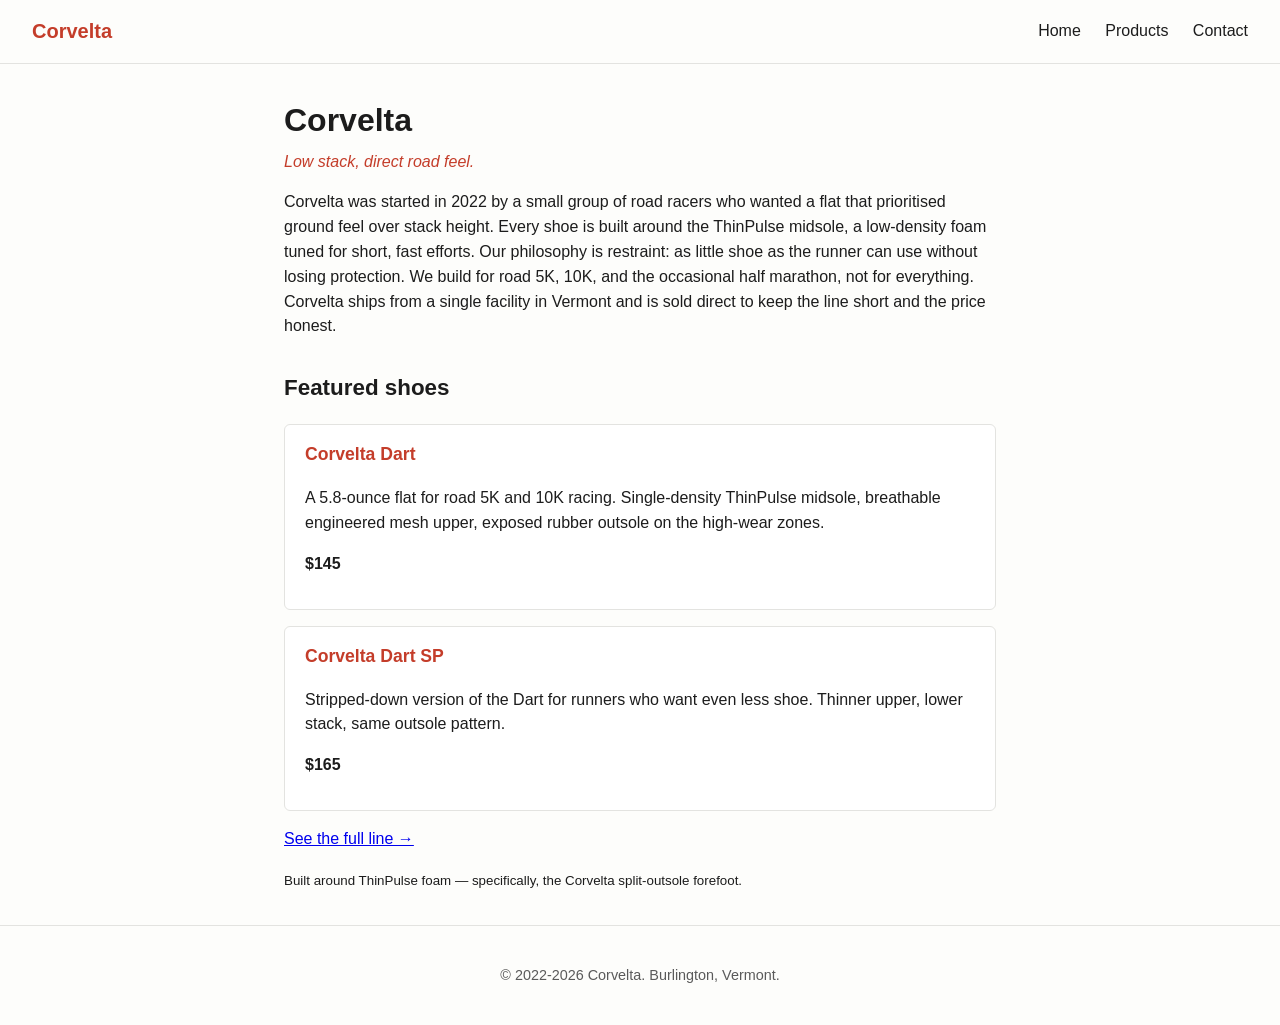
<file: index.html>
<!DOCTYPE html>
        <html lang="en">
        <head>
            <meta charset="utf-8">
            <meta name="viewport" content="width=device-width, initial-scale=1">
            <title>Corvelta - Low stack, direct road feel.</title>
            <meta name="description" content="Low stack, direct road feel.">
            <link rel="stylesheet" href="style.css">
            <script type="application/ld+json">{
  "@context": "https://schema.org",
  "@type": "Organization",
  "name": "Corvelta",
  "description": "Lightweight road racing with a minimal stack.",
  "foundingDate": "2022",
  "address": {
    "@type": "PostalAddress",
    "addressLocality": "Burlington, Vermont"
  },
  "slogan": "Low stack, direct road feel."
}</script>
        </head>
        <body>
            <header>
                <a class="brand" href="index.html">Corvelta</a>
                <nav>
                    <a href="index.html">Home</a>
        <a href="products.html">Products</a>
        <a href="contact.html">Contact</a>
                </nav>
            </header>
            <main>
                <h1>Corvelta</h1>
        <p class="tagline">Low stack, direct road feel.</p>
        <p>Corvelta was started in 2022 by a small group of road racers who wanted a flat that prioritised ground feel over stack height. Every shoe is built around the ThinPulse midsole, a low-density foam tuned for short, fast efforts. Our philosophy is restraint: as little shoe as the runner can use without losing protection. We build for road 5K, 10K, and the occasional half marathon, not for everything. Corvelta ships from a single facility in Vermont and is sold direct to keep the line short and the price honest.</p>
        <h2>Featured shoes</h2>
        <div class="product">
    <h3>Corvelta Dart</h3>
    <p>A 5.8-ounce flat for road 5K and 10K racing. Single-density ThinPulse midsole, breathable engineered mesh upper, exposed rubber outsole on the high-wear zones.</p>
    <p class="price">$145</p>
</div>
<div class="product">
    <h3>Corvelta Dart SP</h3>
    <p>Stripped-down version of the Dart for runners who want even less shoe. Thinner upper, lower stack, same outsole pattern.</p>
    <p class="price">$165</p>
</div>
        <p><a href="products.html">See the full line &rarr;</a></p>
        <p><small>Built around ThinPulse foam &mdash;
           specifically, the Corvelta split-outsole forefoot.</small></p>

            </main>
            <footer>
                <p>&copy; 2022-2026 Corvelta. Burlington, Vermont.</p>
            </footer>
        </body>
        </html>
</file>
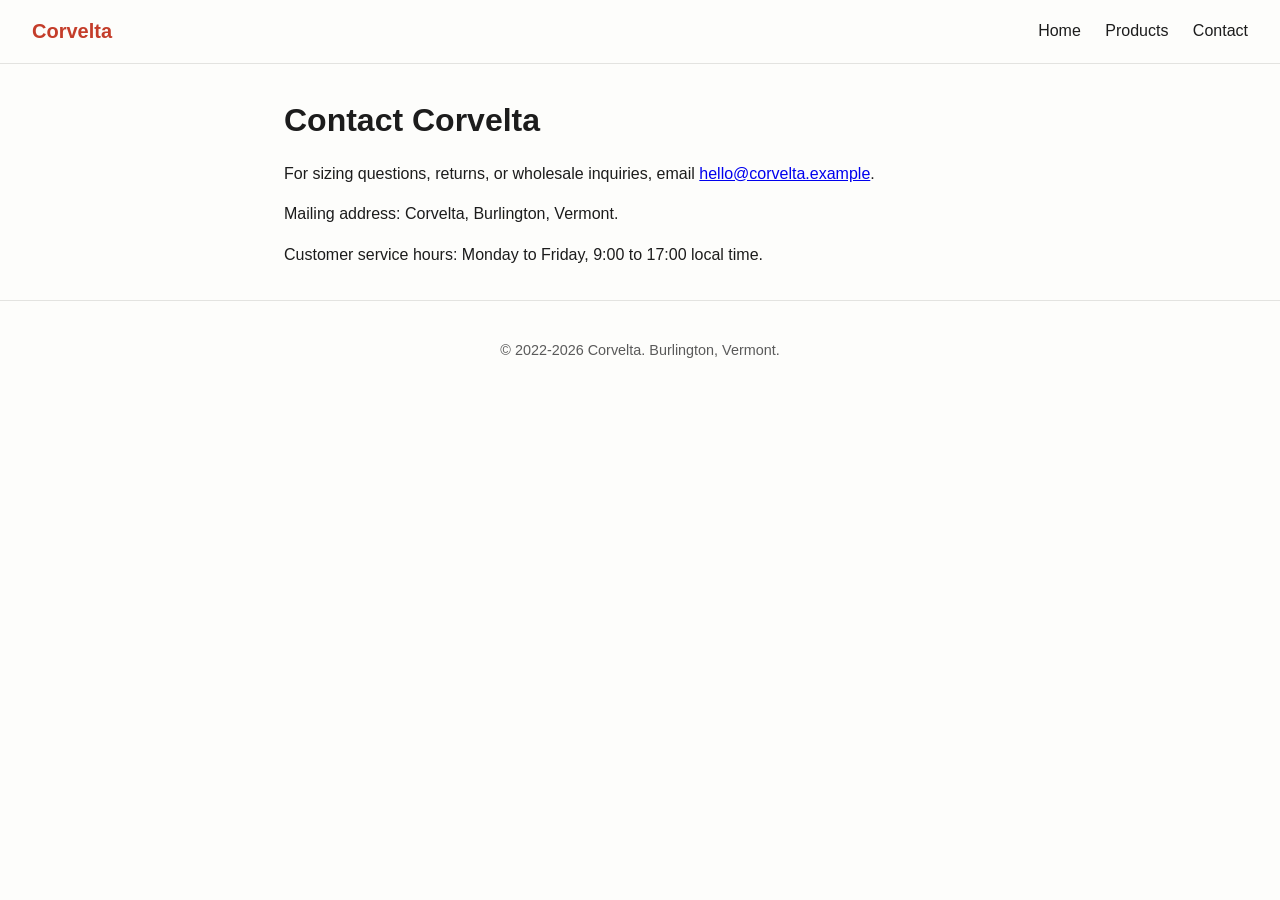
<file: contact.html>
<!DOCTYPE html>
        <html lang="en">
        <head>
            <meta charset="utf-8">
            <meta name="viewport" content="width=device-width, initial-scale=1">
            <title>Corvelta - Contact</title>
            <meta name="description" content="Low stack, direct road feel.">
            <link rel="stylesheet" href="style.css">

        </head>
        <body>
            <header>
                <a class="brand" href="index.html">Corvelta</a>
                <nav>
                    <a href="index.html">Home</a>
        <a href="products.html">Products</a>
        <a href="contact.html">Contact</a>
                </nav>
            </header>
            <main>
        <h1>Contact Corvelta</h1>
<p>For sizing questions, returns, or wholesale inquiries, email
   <a href="mailto:hello@corvelta.example">hello@corvelta.example</a>.</p>
<p>Mailing address: Corvelta, Burlington, Vermont.</p>
<p>Customer service hours: Monday to Friday, 9:00 to 17:00 local time.</p>

            </main>
            <footer>
                <p>&copy; 2022-2026 Corvelta. Burlington, Vermont.</p>
            </footer>
        </body>
        </html>
</file>
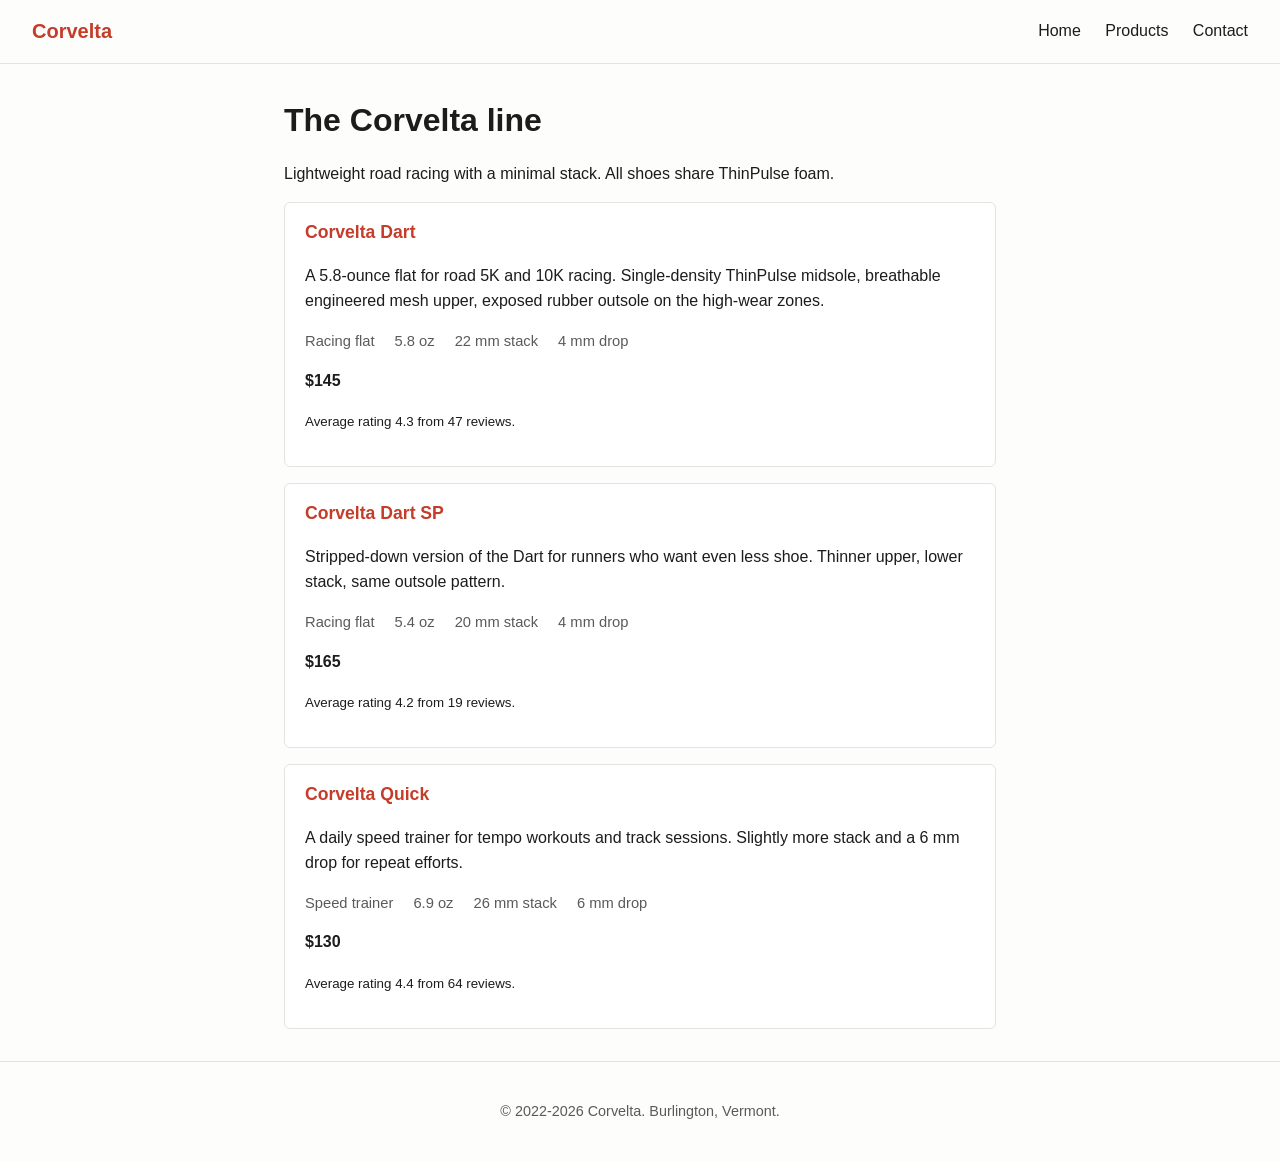
<file: products.html>
<!DOCTYPE html>
        <html lang="en">
        <head>
            <meta charset="utf-8">
            <meta name="viewport" content="width=device-width, initial-scale=1">
            <title>Corvelta - All shoes</title>
            <meta name="description" content="Low stack, direct road feel.">
            <link rel="stylesheet" href="style.css">

        </head>
        <body>
            <header>
                <a class="brand" href="index.html">Corvelta</a>
                <nav>
                    <a href="index.html">Home</a>
        <a href="products.html">Products</a>
        <a href="contact.html">Contact</a>
                </nav>
            </header>
            <main>
                <h1>The Corvelta line</h1>
        <p>Lightweight road racing with a minimal stack. All shoes share ThinPulse foam.</p>
        <div class="product">
    <h3>Corvelta Dart</h3>
    <p>A 5.8-ounce flat for road 5K and 10K racing. Single-density ThinPulse midsole, breathable engineered mesh upper, exposed rubber outsole on the high-wear zones.</p>
    <div class="specs">
        <span>Racing flat</span>
        <span>5.8 oz</span>
        <span>22 mm stack</span>
        <span>4 mm drop</span>
    </div>
    <p class="price">$145</p>
    <p><small>Average rating 4.3 from 47 reviews.</small></p>
</div>
<div class="product">
    <h3>Corvelta Dart SP</h3>
    <p>Stripped-down version of the Dart for runners who want even less shoe. Thinner upper, lower stack, same outsole pattern.</p>
    <div class="specs">
        <span>Racing flat</span>
        <span>5.4 oz</span>
        <span>20 mm stack</span>
        <span>4 mm drop</span>
    </div>
    <p class="price">$165</p>
    <p><small>Average rating 4.2 from 19 reviews.</small></p>
</div>
<div class="product">
    <h3>Corvelta Quick</h3>
    <p>A daily speed trainer for tempo workouts and track sessions. Slightly more stack and a 6 mm drop for repeat efforts.</p>
    <div class="specs">
        <span>Speed trainer</span>
        <span>6.9 oz</span>
        <span>26 mm stack</span>
        <span>6 mm drop</span>
    </div>
    <p class="price">$130</p>
    <p><small>Average rating 4.4 from 64 reviews.</small></p>
</div>

            </main>
            <footer>
                <p>&copy; 2022-2026 Corvelta. Burlington, Vermont.</p>
            </footer>
        </body>
        </html>
</file>
<file: style.css>
:root {
    --accent: #c43d2a;
    --text: #1c1c1c;
    --muted: #5a5a5a;
    --bg: #fdfdfb;
    --line: #e3e3e0;
}
* { box-sizing: border-box; }
body {
    margin: 0;
    font-family: -apple-system, BlinkMacSystemFont, "Segoe UI", Roboto, sans-serif;
    color: var(--text);
    background: var(--bg);
    line-height: 1.55;
}
header {
    display: flex;
    justify-content: space-between;
    align-items: center;
    padding: 1rem 2rem;
    border-bottom: 1px solid var(--line);
}
.brand {
    font-weight: 700;
    font-size: 1.25rem;
    color: var(--accent);
    text-decoration: none;
}
nav a {
    margin-left: 1.25rem;
    color: var(--text);
    text-decoration: none;
}
nav a:hover { color: var(--accent); }
main {
    max-width: 760px;
    margin: 2rem auto;
    padding: 0 1.5rem;
}
h1, h2, h3 { color: var(--text); }
h1 { font-size: 2rem; margin-bottom: 0.25rem; }
h2 { font-size: 1.4rem; margin-top: 2rem; }
h3 { font-size: 1.1rem; margin-top: 1.25rem; }
.tagline {
    color: var(--accent);
    font-style: italic;
    margin-top: 0;
}
.product, .testimonial, .faq-item {
    border: 1px solid var(--line);
    padding: 1rem 1.25rem;
    margin: 1rem 0;
    border-radius: 6px;
    background: #fff;
}
.product h3 { margin-top: 0; color: var(--accent); }
.specs {
    display: flex;
    gap: 1.25rem;
    flex-wrap: wrap;
    margin: 0.5rem 0;
    color: var(--muted);
    font-size: 0.92rem;
}
.price { color: var(--text); font-weight: 600; }
.testimonial cite { display: block; margin-top: 0.5rem; color: var(--muted); font-style: normal; }
.faq-item h3 { margin: 0 0 0.5rem 0; }
footer {
    border-top: 1px solid var(--line);
    padding: 1.5rem 2rem;
    color: var(--muted);
    font-size: 0.9rem;
    text-align: center;
}
</file>
